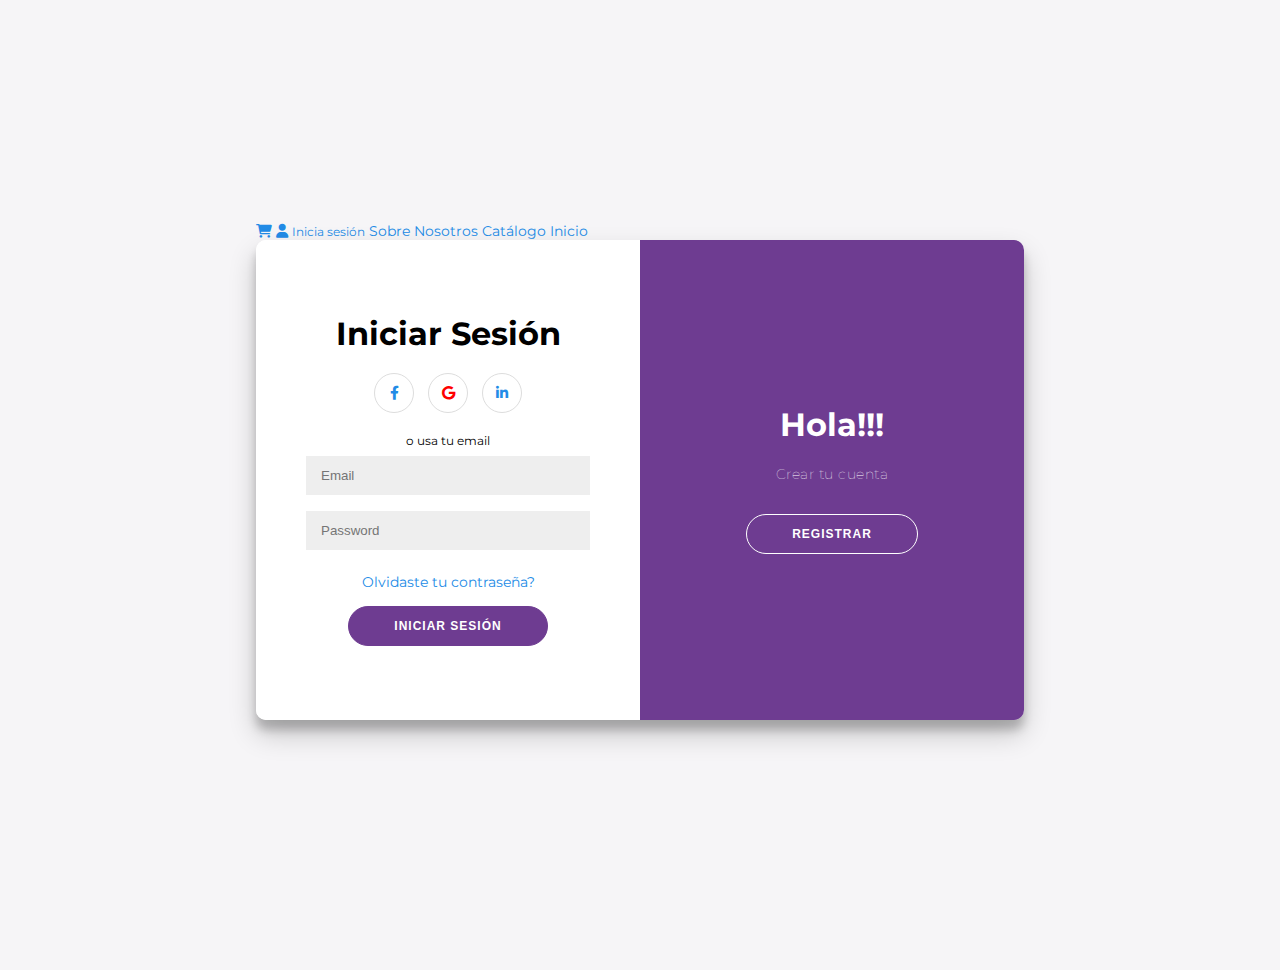
<file: login.html>
<!DOCTYPE html>
<html lang="es">

<head>
    <meta charset="UTF-8">
    <meta name="viewport" content="width=device-width, initial-scale=1.0">
    <title>Login - JSR</title>
    <link rel="stylesheet" href="css/login.css">  
    <link href="https://cdnjs.cloudflare.com/ajax/libs/font-awesome/6.0.0/css/all.min.css" rel="stylesheet">
    <link rel="stylesheet" href="https://use.fontawesome.com/releases/v5.8.1/css/all.css"
        integrity="sha384-50oBUHEmvpQ+1lW4y57PTFmhCaXp0ML5d60M1M7uH2+nqUivzIebhndOJK28anvf" crossorigin="anonymous">
</head>

<body>
    <!--ESTO SE ELIMINARÁ, ES TEMPORAL-->
    <div class="menu">
        <a href="#"><i class="fa fa-shopping-cart"></i></a>
        <a href="login.html"><i class="fa fa-user"></i> <span>Inicia sesión</span></a>
        <a href="sobre-nosotros.html">Sobre Nosotros</a>
        <a href="catalogo.html">Catálogo</a>
        <a href="index.html">Inicio</a>

    <!--Formulario de Inicio de Sesion-->
    <div class="container" id="container">
        <div class="form-container sign-up-container">
          <form action="#">
            <h1>Crea tu Cuenta</h1>
            <div class="social-container">
              <a href="#" class="social>">
                <i class="fab fa-facebook-f"></i>
              </a>
              <a href="#" class="social>">
                <i class="fab fa-google" id="red"></i>
              </a>
              <a href="#" class="social>">
                <i class="fab fa-linkedin-in"></i>
              </a>
            </div>
            <span>o usa tu email como registro</span>
            <input type="text" placeholder="Name" />
            <input type="email" placeholder="Email" />
            <input type="password" placeholder="Password" />
            <button id="lila">Registrar</button>
          </form>
        </div>
        <div class="form-container sign-in-container">
          <form action="#">
            <h1>Iniciar Sesión</h1>
            <div class="social-container">
              <a href="#" class="social">
                <i class="fab fa-facebook-f"></i>
              </a>
              <a href="#" class="social>">
                <i class="fab fa-google" id="red"></i>
              </a>
              <a href="#" class="social">
                <i class="fab fa-linkedin-in"></i>
              </a>
            </div>
            <span>o usa tu email</span>
            <input type="email" placeholder="Email" />
            <input type="password" placeholder="Password" />
            <a href="#">Olvidaste tu contraseña?</a>
            <button>Iniciar sesión</button>
          </form>
        </div>
        <div class="overlay-container">
          <div class="overlay">
            <div class="overlay-panel overlay-left">
              <h1>¡Bienvenido!</h1>
              <p>
                Inicia sesión con tu cuenta
              </p>
              <button class="ghost" id="signIn">Inicia sesión</button>
            </div>
            <div class="overlay-panel overlay-right">
              <h1>Hola!!!</h1>
              <p>Crear tu cuenta</p>
              <button class="ghost" id="signUp">Registrar</button>
            </div>
          </div>
        </div>
      </div>
      
    <script src="js/login.js"></script>
</body>

</html>
</file>
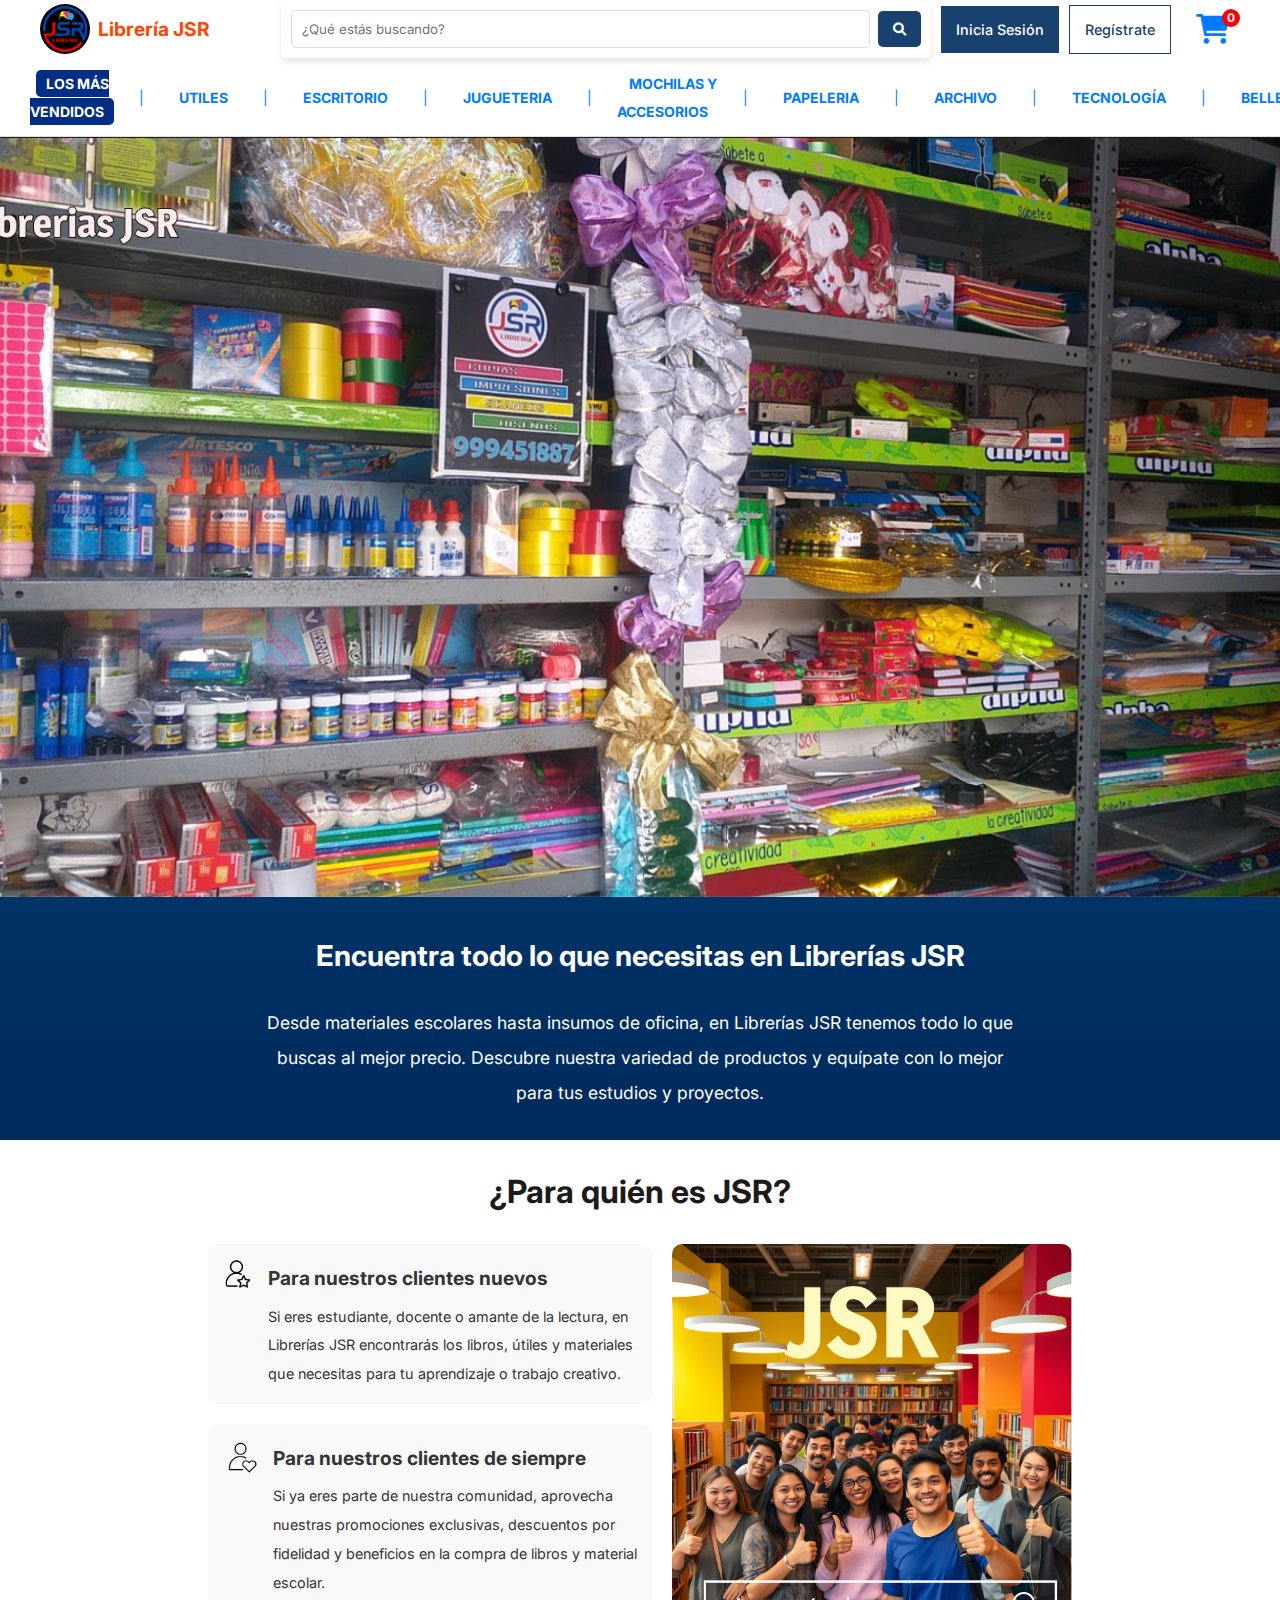
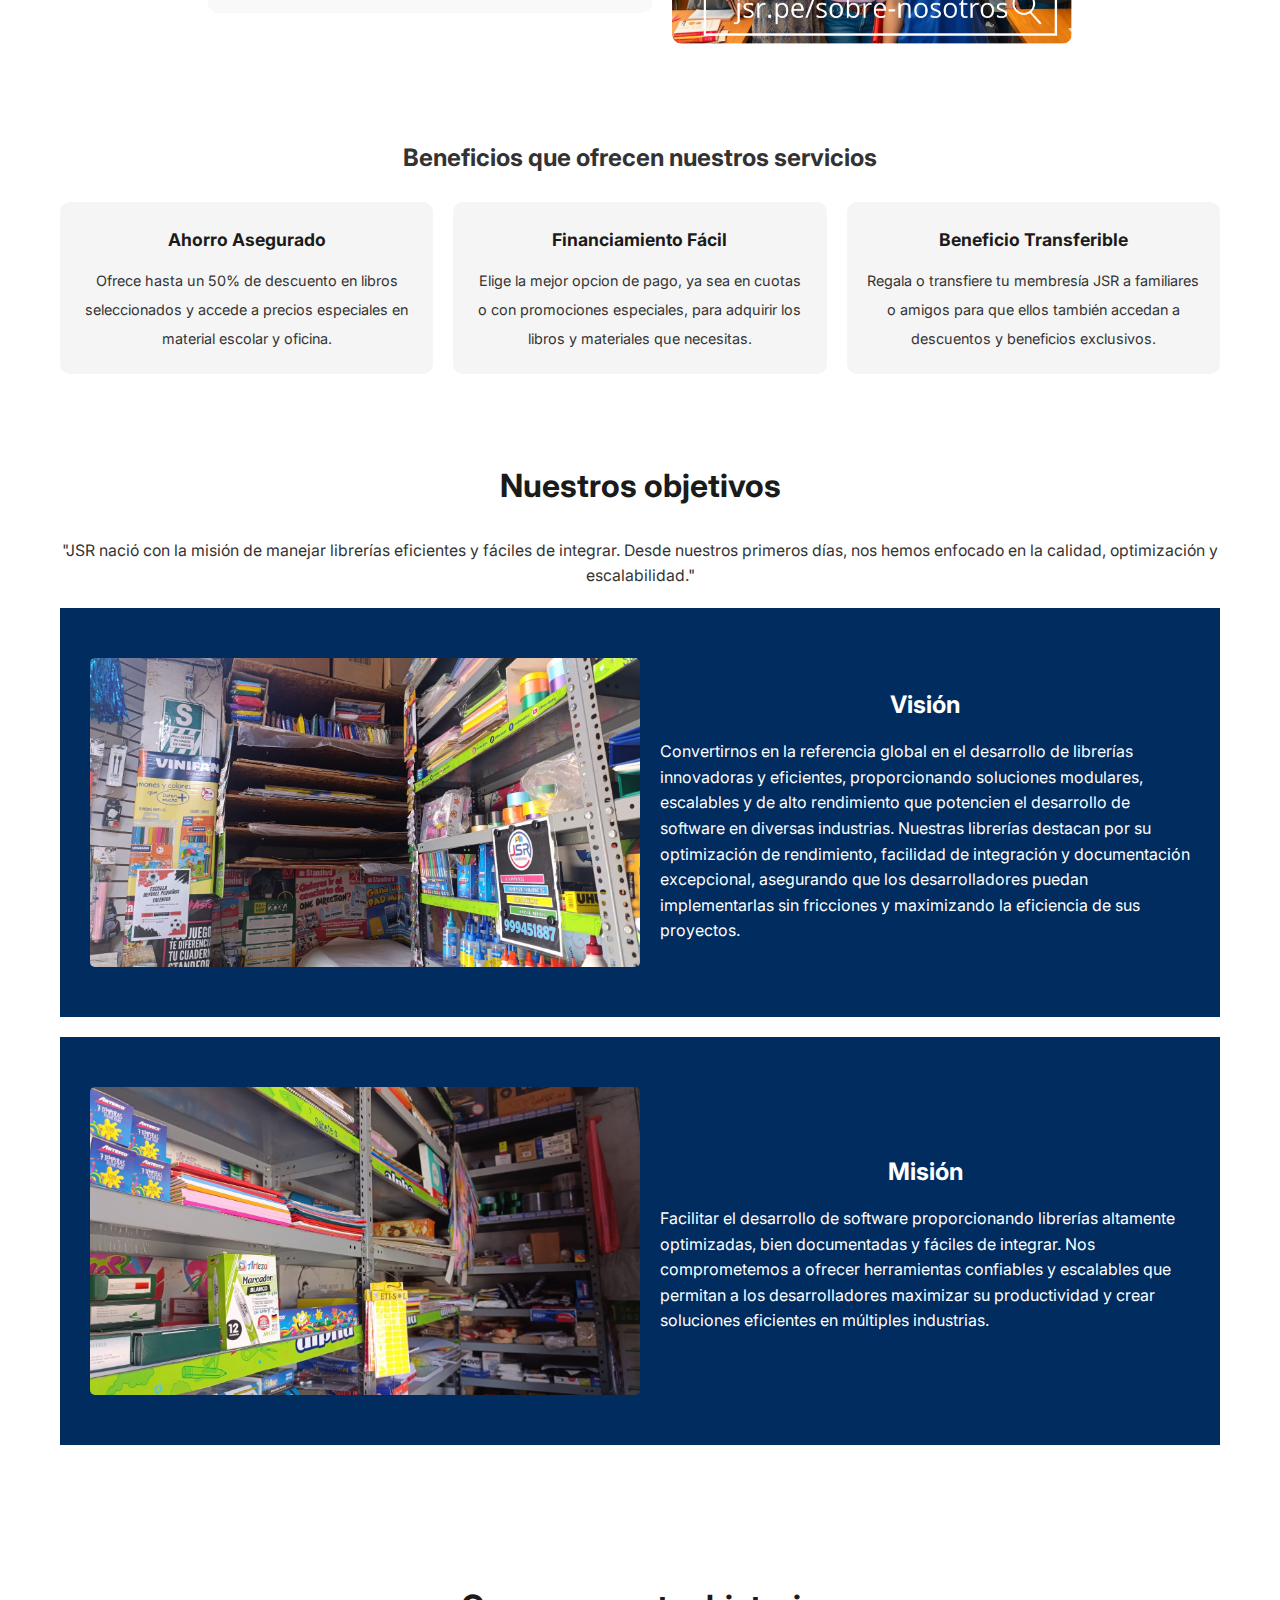
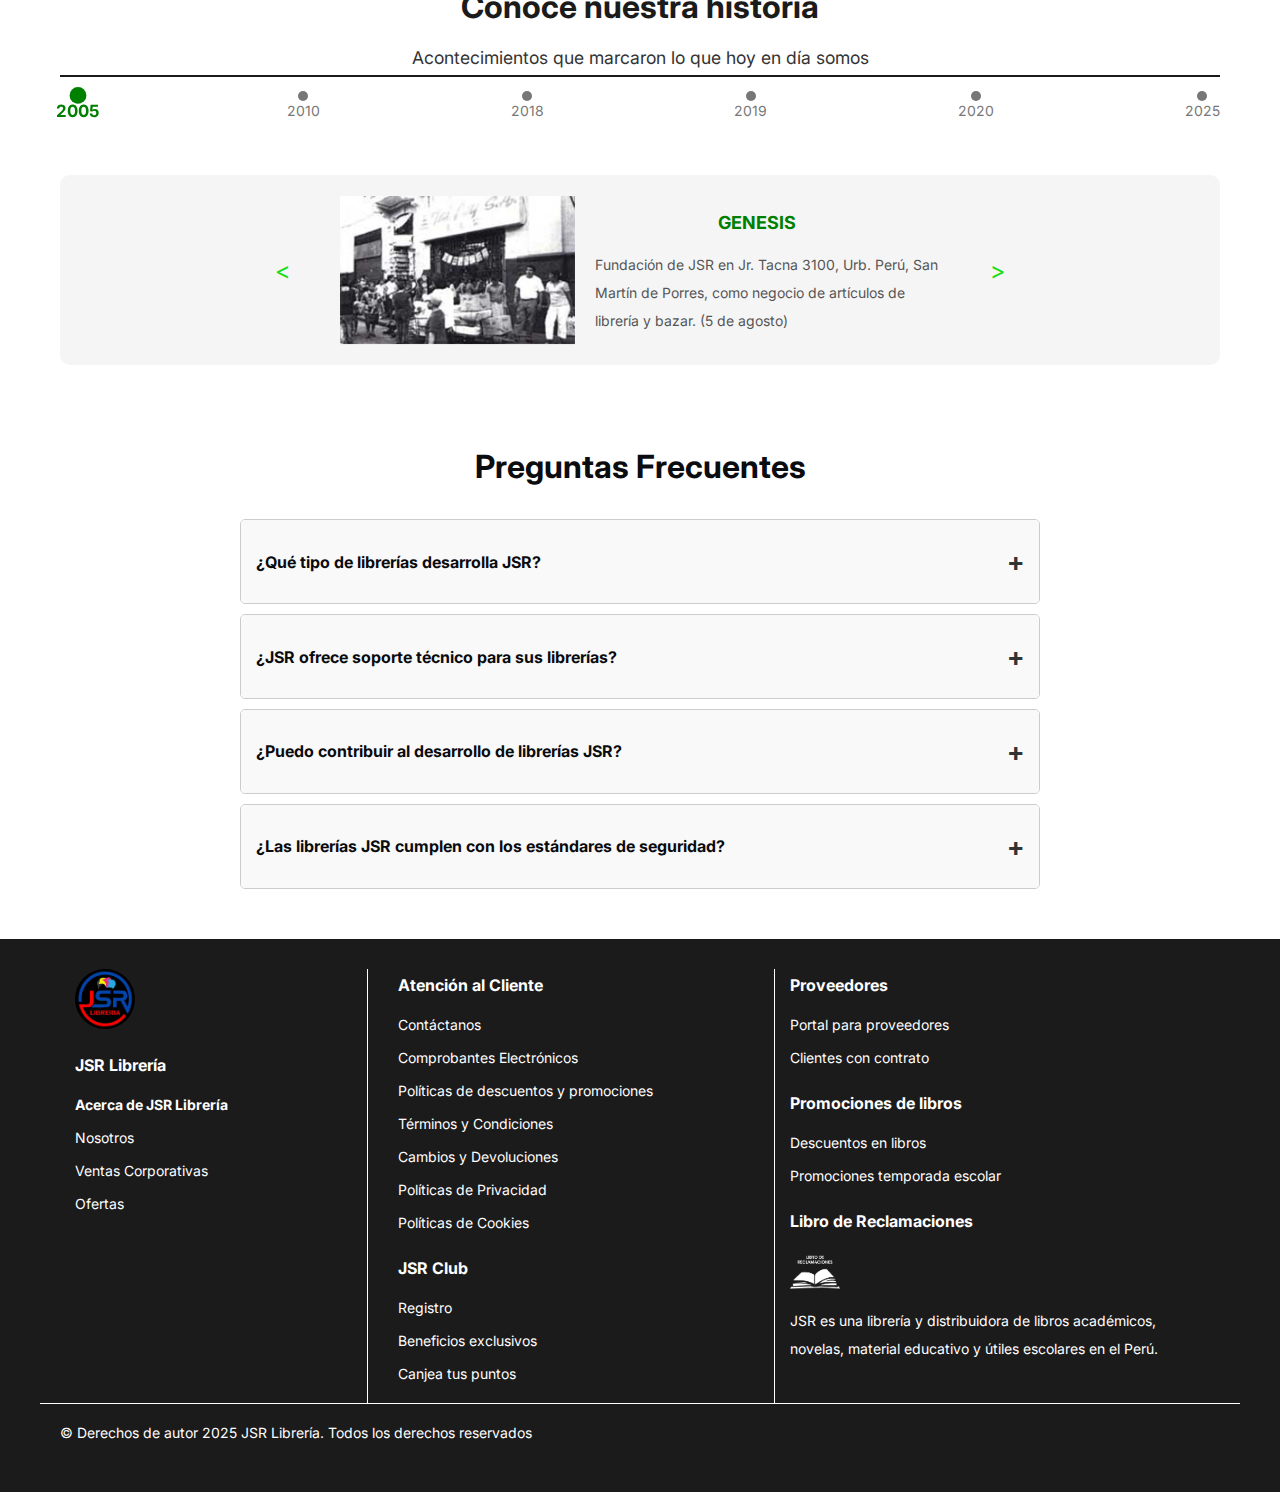
<file: sobre-nosotros.html>
<!DOCTYPE html>
<html lang="es">

<head>
    <meta charset="UTF-8">
    <meta name="viewport" content="width=device-width, initial-scale=1.0">
    <title>Sobre Nosotros - JSR Librería</title>

    <link rel="stylesheet" href="css/catalogo.css" />

    <link rel="stylesheet" href="css/sobre-nosotros.css">

    <link href="https://fonts.googleapis.com/css2?family=Inter:wght@100..900&display=swap" rel="stylesheet">

    <link href="https://cdnjs.cloudflare.com/ajax/libs/font-awesome/6.0.0/css/all.min.css" rel="stylesheet">

</head>

<body>

    <nav>
        <div class="logo">
            <a href="index.html">
                <img src="img/JSR.jpg" alt="Librería JSR Logo" width="50" />
                <span>Librería JSR</span>
            </a>
        </div>

        <div class="search-login">
            <div class="search-bar">
                <input type="text" placeholder="¿Qué estás buscando?" />
                <button><i class="fa fa-search"></i></button>
            </div>

            <button class="login-button" onclick="window.location.href='login.html'">Inicia Sesión</button>
            <button class="register-button" onclick="window.location.href='login.html'">Regístrate</button>

            <div class="cart-item">
                <a href="#" class="cart-icon">
                    <i class="fa-solid fa-cart-shopping"></i>
                    <span class="cart-count">0</span>
                </a>
                <div class="cart-dropdown" id="cartDropdown">
                    <div class="cart-header">
                        <h3>Carrito</h3>
                        <span class="cart-close">&times;</span>
                    </div>
                    <div class="cart-items" id="cartItems">
                        <!-- Los ítems se añadirán dinámicamente con JavaScript -->
                    </div>
                    <div class="cart-footer">
                        <p>Total: S/. <span id="cartTotal">0.00</span></p>
                        <div class="cart-actions">
                            <button class="view-cart-btn">Ver carrito</button>
                            <button class="checkout-btn">Finalizar Compra</button>
                        </div>
                    </div>
                </div>
            </div>

        </div>
    </nav>

    <header class="header-nav">
        <ul class="nav-list">
            <li><a href="#" class="active">LOS MÁS VENDIDOS</a></li>
            <li><span class="separator">|</span></li>

            <li class="dropdown">
                <a href="#" class="dropbtn">UTILES</a>
                <div class="dropdown-content">
                    <a href="#">ESCOLAR</a>
                    <a href="#">OFICINA</a>
                    <a href="#">UNIVERSITARIO</a>
                    <a href="#">ZONA DE LECTURA</a>
                    <a href="#">ARTE Y DISEÑO</a>
                    <a href="#">BORRADORES</a>
                    <a href="#">CORRECTORES</a>
                    <a href="#">CRAYONES Y ÓLEOS</a>
                    <a href="#">LÁPICES</a>
                    <a href="#">MARCADORES</a>
                    <a href="#">PLUMONES INDELEBLES</a>
                    <a href="#">PLUMONES PARA PIZARRA</a>
                    <a href="#">REGLAS</a>
                    <a href="#">TIJERAS</a>
                </div>
            </li>
            <li><span class="separator">|</span></li>

            <li class="dropdown">
                <a href="#" class="dropbtn">ESCRITORIO</a>
                <div class="dropdown-content">
                    <a href="#">ARCHIVADORES</a>
                    <a href="#">DISPENSADORES</a>
                    <a href="#">POSITS</a>
                    <a href="#">CLIPS Y CHINCHES</a>
                    <a href="#">PERFORADORAS</a>
                    <a href="#">ENGRAPADORAS Y GRAPAS</a>
                    <a href="#">CINTAS ADHESIVAS</a>
                    <a href="#">ORGANIZADORES DE ESCRITORIO</a>
                </div>
            </li>
            <li><span class="separator">|</span></li>

            <li class="dropdown">
                <a href="#" class="dropbtn">JUGUETERIA</a>
                <div class="dropdown-content">
                    <a href="#">PELUCHES</a>
                    <a href="#">COLOREOS</a>
                    <a href="#">CAPIBARA</a>
                    <a href="#">JUEGOS DIDÁCTICOS</a>
                    <a href="#">ROMPECABEZAS</a>
                    <a href="#">JUEGOS DE MESA</a>
                    <a href="#">MUÑECOS Y FIGURAS</a>
                </div>
            </li>
            <li><span class="separator">|</span></li>

            <li class="dropdown">
                <a href="#" class="dropbtn">MOCHILAS Y ACCESORIOS</a>
                <div class="dropdown-content">
                    <a href="#">MOCHILAS</a>
                    <a href="#">CARTUCHERAS</a>
                    <a href="#">LONCHERAS</a>
                    <a href="#">MALETAS</a>
                </div>
            </li>
            <li><span class="separator">|</span></li>

            <li class="dropdown">
                <a href="#" class="dropbtn">PAPELERIA</a>
                <div class="dropdown-content">
                    <a href="#">CARTONES</a>
                    <a href="#">CARTULINAS</a>
                    <a href="#">PAPEL CELOFÁN</a>
                    <a href="#">PAPEL FOTOCOPIA</a>
                    <a href="#">PAPEL FOTOGRÁFICO</a>
                    <a href="#">PAPELES ADHESIVOS</a>
                </div>
            </li>
            <li><span class="separator">|</span></li>

            <li class="dropdown">
                <a href="#" class="dropbtn">ARCHIVO</a>
                <div class="dropdown-content">
                    <a href="#">CARPETAS Y ARCHIVADORES</a>
                    <a href="#">FOLDERS ESCOLARES</a>
                    <a href="#">ARCHIVADORES DE PALANCA</a>
                </div>
            </li>
            <li><span class="separator">|</span></li>

            <li><a href="#">TECNOLOGÍA</a></li>
            <li><span class="separator">|</span></li>

            <li class="dropdown">
                <a href="#" class="dropbtn">BELLEZA</a>
                <div class="dropdown-content">
                    <a href="#">PERFUMES</a>
                    <a href="#">MAQUILLAJE</a>
                    <a href="#">TINTES</a>
                    <a href="#">ESPEJOS</a>
                    <a href="#">ACCESORIOS PARA EL CABELLO</a>
                    <a href="#">CUIDADO PERSONAL</a>
                </div>
            </li>
            <li><span class="separator">|</span></li>

            <li class="dropdown">
                <a href="#" class="dropbtn">LIBROS</a>
                <div class="dropdown-content">
                    <a href="#">BIBLIAS</a>
                    <a href="#">LIBROS ESCOLARES</a>
                    <a href="#">PLAN LECTOR</a>
                    <a href="#">TEXTOS ESCOLARES</a>
                </div>
            </li>

        </ul>
    </header>
    

    <section class="hero">
        <img src="img/carousel1.png" alt="LibreriaJSR carousel" class="hero-image">
    </section>
    
    <section class="hero-text-container">
        <div class="hero-text">
            <h1 class="h1-hero">Encuentra todo lo que necesitas en Librerías JSR</h1>
            <p class="p-hero">
                Desde materiales escolares hasta insumos de oficina, en Librerías JSR tenemos todo lo que buscas al mejor precio. 
                Descubre nuestra variedad de productos y equípate con lo mejor para tus estudios y proyectos.
            </p>  
        </div>
    </section>
    

    <section class="why-jsr">
        <h2>¿Para quién es JSR?</h2>

        <div class="why-content">

            <div class="text-container">

                <div class="new-clients">

                    <img src="img/star-icon.png" alt="Star Icon" class="icon" width="30" height="30">
                    <div>
                        <h4>Para nuestros clientes nuevos</h4>
                        <p>Si eres estudiante, docente o amante de la lectura, 
                        en Librerías JSR encontrarás los libros, útiles y materiales 
                        que necesitas para tu aprendizaje o trabajo creativo.</p>
                    </div>

                </div>
    
                <div class="old-clients">

                    <img src="img/like-icon.png" alt="Like Icon" class="icon" width="35" height="35">
                    <div>
                        <h4>Para nuestros clientes de siempre</h4>
                        <p>Si ya eres parte de nuestra comunidad, aprovecha nuestras promociones 
                        exclusivas, descuentos por fidelidad y beneficios en la compra de libros 
                        y material escolar.</p>

                    </div>                    
                </div>

            </div>
            <div class="jsr-sobre-nosotros-img">
                <img src="img/JSR-sobre-nosotros.png" alt="equipo JSR" class="team-photo" width="400">
            </div>

        </div>
    </section>

    <section class="benefits">

        <h2>Beneficios que ofrecen nuestros servicios</h2>

        <div class="benefits-grid">

            <div class="benefit-item">
                <h3>Ahorro Asegurado</h3>
                <p>Ofrece hasta un 50% de descuento en libros seleccionados y accede a precios
                especiales en material escolar y oficina.
                </p>

            </div>
            
            <div class="benefit-item">
                <h3>Financiamiento Fácil</h3>
                <p>Elige la mejor opcion de pago, ya sea en cuotas o con promociones especiales,
                para adquirir los libros y materiales que necesitas.
                </p>
            </div>

            <div class="benefit-item">
                <h3>Beneficio Transferible</h3>
                <p>Regala o transfiere tu membresía JSR a familiares o amigos para que ellos
                también accedan a descuentos y beneficios exclusivos.</p>
            </div>

        </div>
    </section>

    <section class="history">
        <h2>Nuestros objetivos</h2>
    
        <div class="history-p">
            <p>"JSR nació con la misión de manejar librerías eficientes y fáciles de integrar. 
            Desde nuestros primeros días, nos hemos enfocado en la calidad, optimización y 
            escalabilidad."</p>
        </div>
    
        <div class="history-container">

            <div class="vision-mission">
      
                <div class="vision">

                    <div class="vision-content">

                        <img src="img/jsr-vision.jpg" alt="JSR Vision">

                        <div class="vision-text">
                            <h3>Visión</h3>
                            <p>Convertirnos en la referencia global en el desarrollo de librerías innovadoras 
                            y eficientes, proporcionando soluciones modulares, escalables y de alto rendimiento 
                            que potencien el desarrollo de software en diversas industrias. Nuestras librerías 
                            destacan por su optimización de rendimiento, facilidad de integración y documentación 
                            excepcional, asegurando que los desarrolladores puedan implementarlas sin fricciones y 
                            maximizando la eficiencia de sus proyectos.</p>
                        </div>
                    </div>
                </div>
    
                <div class="mission">

                    <div class="mission-content">

                        <img src="img/jsr-mision.jpg" alt="JSR Mision">
                        <div class="mission-text">
                            <h3>Misión</h3>
                            <p>Facilitar el desarrollo de software proporcionando librerías altamente optimizadas, 
                            bien documentadas y fáciles de integrar. Nos comprometemos a ofrecer herramientas 
                            confiables y escalables que permitan a los desarrolladores maximizar su productividad y
                            crear soluciones eficientes en múltiples industrias.</p>
                        </div>
                    </div>
                </div>
    
            </div>
        </div>
    </section>


    <section class="timeline-section">

        <h2>Conoce nuestra historia</h2>
        <p>Acontecimientos que marcaron lo que hoy en día somos</p>
    
        <div class="timeline">
            <div class="timeline-event active" data-year="2005">2005</div>
            <div class="timeline-event" data-year="2010">2010</div>
            <div class="timeline-event" data-year="2018">2018</div>
            <div class="timeline-event" data-year="2019">2019</div>
            <div class="timeline-event" data-year="2020">2020</div>
            <div class="timeline-event" data-year="2025">2025</div>
        </div>
    

        <div class="timeline-content">
            <button class="prev">&lt;</button>
    
            <div class="timeline-card">

                <img src="img/timeline-1.png" alt="Libreria JSR Historia" width="400">

                <div class="card-text">

                    <h3>Génesis</h3>
                    <p>Fundación de JSR en Jr. Tacna 3100, Urb. Perú, San Martín de Porres, 
                    como negocio de artículos de librería y bazar. (5 de agosto)</p>

                </div>
            </div>
    
            <button class="next">&gt;</button>
            
        </div>
    </section>
    

    <section class="faq">

        <h2>Preguntas Frecuentes</h2>
        <div class="faq-content">
    
            <div class="faq-item">

                <div class="faq-question">

                    <h3>¿Qué tipo de librerías desarrolla JSR?</h3>
                    <span class="faq-toggle">+</span>
                </div>

                <p class="faq-answer">JSR desarrolla librerías enfocadas en optimización de rendimiento, seguridad y compatibilidad con los estándares web modernos.</p>
            </div>
    
            <div class="faq-item">

                <div class="faq-question">

                    <h3>¿JSR ofrece soporte técnico para sus librerías?</h3>
                    <span class="faq-toggle">+</span>

                </div>

                <p class="faq-answer">Sí, JSR proporciona soporte técnico a través de documentación, foros de comunidad y asistencia directa según el nivel de suscripción.</p>
            </div>
    
            <div class="faq-item">

                <div class="faq-question">

                    <h3>¿Puedo contribuir al desarrollo de librerías JSR?</h3>
                    <span class="faq-toggle">+</span>

                </div>
                <p class="faq-answer">Sí, JSR acepta contribuciones de la comunidad a través de su repositorio en GitHub, sujeto a revisión del equipo de desarrollo.</p>
            </div>
    
            <div class="faq-item">

                <div class="faq-question">

                    <h3>¿Las librerías JSR cumplen con los estándares de seguridad?</h3>
                    <span class="faq-toggle">+</span>

                </div>
                <p class="faq-answer">Las librerías de JSR son auditadas regularmente para cumplir con los estándares de seguridad y mejores prácticas del sector.</p>
            </div>
    
        </div>
    </section>
    

    <footer>
        <div class="footer-container">
            <div class="footer-column left">
                <img src="img/JSR.jpg" alt="JSR logo" class="footer-logo">
                <h3>JSR Librería</h3>
                <ul>
                    <li><strong>Acerca de JSR Librería</strong></li>
                    <li>Nosotros</li>
                    <li>Ventas Corporativas</li>
                    <li>Ofertas</li>
                </ul>
            </div>
    
            <div class="footer-column center">
                <h3>Atención al Cliente</h3>
                <ul>
                    <li>Contáctanos</li>
                    <li>Comprobantes Electrónicos</li>
                    <li>Políticas de descuentos y promociones</li>
                    <li>Términos y Condiciones</li>
                    <li>Cambios y Devoluciones</li>
                    <li>Políticas de Privacidad</li>
                    <li>Políticas de Cookies</li>
                </ul>
    
                <h3>JSR Club</h3>
                <ul>
                    <li>Registro</li>
                    <li>Beneficios exclusivos</li>
                    <li>Canjea tus puntos</li>
                </ul>
            </div>
    
            <div class="footer-column right">
                <h3>Proveedores</h3>
                <ul>
                    <li>Portal para proveedores</li>
                    <li>Clientes con contrato</li>
                </ul>
    
                <h3>Promociones de libros</h3>
                <ul>
                    <li>Descuentos en libros</li>
                    <li>Promociones temporada escolar</li>
                </ul>
    
                <h3>Libro de Reclamaciones</h3>
                <img src="img/libro-reclamaciones.png" alt="Libro de Reclamaciones" class="footer-img">
                
                <p>JSR es una librería y distribuidora de libros académicos, novelas, 
                material educativo y útiles escolares en el Perú.</p>
    
            </div>
        </div>
    
        <div class="footer-bottom">
            <p>© Derechos de autor 2025 JSR Librería. Todos los derechos reservados</p>
    
        </div>
    </footer>
    

    <script src="js/timeline.js"></script> 
</body>
</html>
</file>
<file: css/login.css>
@import url('https://fonts.googleapis.com/css?family=Montserrat:400,800');

* {
    box-sizing: border-box;
}

body {
    font-family: 'Montserrat', sans-serif;
    background: #f6f5f7;
    display: flex;
    flex-direction: column;
    justify-content: center;
    align-items: center;
    height: 100vh;
    margin: -20px 0 50px;
    margin-top: 20px;   
}

h1 {
    font-weight: bold;
    margin: 0;
}

p {
    font-size: 14px;
    font-weight: 100;
    line-height: 20px;
    letter-spacing: 0.5px;
    margin: 20px 0 30px;
}

span {
    font-size: 12px;
}

a {
    color: #228BE6;
    font-size: 14px;
    text-decoration: none;
    margin: 15px 0;
}

#red {
    color: red;
}

.container {
    background: #fff;
    border-radius: 10px;
    box-shadow: 0 14px 28px rgba(0, 0, 0, .2), 0 10px 10px rgba(0, 0, 0, .2); /*degradado de carta*/
    position: relative;
    overflow: hidden;
    width: 768px;
    max-width: 100%;
    min-height: 480px;
}

.form-container form {
    background: #fff;
    display: flex;
    flex-direction: column;
    padding:  0 50px;
    height: 100%;
    justify-content: center;
    align-items: center;
    text-align: center;
}

.social-container {
    margin: 20px 0;
}

.social-container a {
    border: 1px solid #ddd;
    border-radius: 50%;
    display: inline-flex;
    justify-content: center;
    align-items: center;
    margin: 0 5px;
    height: 40px;
    width: 40px;
}

.form-container input {
    background: #eee;
    border: none;
    padding: 12px 15px;
    margin: 8px 0;
    width: 100%;
}

button {
    border-radius: 20px;
    border: 1px solid #6E3C91;
    background: #6E3C91;
    color: #fff;
    font-size: 12px;
    font-weight: bold;
    padding: 12px 45px;
    letter-spacing: 1px;
    text-transform: uppercase;
    transition: transform 80ms ease-in;
}

#lila {
    background: #be4bdb;
    border: 1px solid #be4bdb;
}

/* Hover para el botón con id="lila" */
#lila:hover {
    background: white;
    color: #be4bdb;
    border: 1px solid #be4bdb;
    transition: background-color 0.3s ease, color 0.3s ease;
}


button:active {
    transform: scale(.95);
}

button:focus {
    outline: none;
}

button:hover {
    background-color: white;
    color: #6e3c91;
    transition: background-color 0.3s ease, color 0.3s ease;
    cursor: pointer;
}

button.ghost {
    background: transparent;
    border-color: #fff;
    cursor: pointer;
}

button.ghost:hover {
    background: white;
    color: #6C2DBF; /* Color morado para que coincida con el diseño */
    border: 2px solid white;
}

/*posicion cartita centrada*/
.form-container {
    position: absolute;
    top: 0;
    height: 100%;
    transition: all .6s ease-in-out;
}

.sign-in-container {
    left: 0;
    width: 50%;
    z-index: 2;
}

.sign-up-container {
    left: 0;
    width: 50%;
    z-index: 1;
    opacity: 0;
}

.overlay-container {
    position: absolute;
    top: 0;
    left: 50%;
    width: 50%;
    height: 100%;
    overflow: hidden;
    transition: transform .6s ease-in-out;
    z-index: 100;
}

.overlay {
    background: #ff416c;
    background: linear-gradient(to right, #6E3C91, #6E3C91) no-repeat 0 0 / cover;
    color: #fff;
    position: relative;
    left: -100%;
    height: 100%;
    width: 200%;
    transform: translateY(0);
    transition: transform .6s ease-in-out;
}

.overlay-panel {
    position: absolute;
    top: 0;
    display: flex;
    flex-direction: column;
    justify-content: center;
    align-items: center;
    padding: 0 40px;
    height: 100%;
    width: 50%;
    text-align: center;
    transform: translateY(0);
    transition: transform .6s ease-in-out;
}

.overlay-right {
    right: 0;
    transform: translateX(0);
  }
  
  .overlay-left {
    background: #be4bdb;
    transition: translateX(-20%);
  }
  
  /* Animation */
  
  /* Move signin to the right */
  .container.right-panel-active .sign-in-container {
    transform: translateX(100%);
  }
  
  /* Move overlay to left */
  .container.right-panel-active .overlay-container {
    transform: translateX(-100%);
  }
  
  /* Bring sign up over sign in */
  .container.container.right-panel-active .sign-up-container {
    transform: translateX(100%);
    opacity: 1;
    z-index: 5;
  }
  
  /* Move overlay back to right */
  .container.right-panel-active .overlay {
    transform: translateX(50%);
  }
  
  .container.right-panel-active .overlay-left {
    transform: translateX(0);
  }
  
  .container.right-panel-active .overlay-right {
    transform: translateX(20%);
  }
</file>
<file: css/catalogo.css>
* {
    margin: 0;
    padding: 0;
    box-sizing: border-box;
    font-family: 'Inter', Arial, Helvetica, sans-serif;
}

body {
    line-height: 2.0;
    background-color: #fff;
    color: #333;
}

/*-----------------------------------*\
  #HEADER NAVBAR
\*-----------------------------------*/

header {
    background-color: #fff;
    padding: 20px 0;
    border-bottom: 1px solid #ddd;
}

nav {
    background-color: #fff;
    border-bottom: #ddd;
    display: flex;
    justify-content: space-between;
    align-items: center;
    max-width: 1200px;
    border-radius: 8px;
    margin: auto;
}

.logo {
    display: flex;
    align-items: center;
    gap: 8px;
}

.logo a {
    text-decoration: none; 
    color: inherit; 
    display: flex; 
    align-items: center;
    gap: 8px; 
}

.logo a:hover {
    cursor: pointer;
}

.logo img {
    width: 50px;
    height: 50px;
    border-radius: 50%;
}

.logo h1 {
    font-size: 1.5rem;
}

.logo span {
    color: #FF4500; 
    font-weight: bold;
    font-size: 1.2em;
}

.search-login {
    display: flex;
    align-items: center;
    gap: 10px;
}

.search-bar {
    display: flex;
    align-items: center;
    gap: 8px;
    width: 650px;
    padding: 10px;
    background-color: var(--input-bg);
    border-radius: 5px;
    box-shadow: 0 4px 6px rgba(0, 0, 0, 0.1); 
    max-width: 100%; 
}

.search-bar input {
    flex: 1;
    padding: 10px;
    border: 1px solid #ddd;
    border-radius: 5px;
    outline: none;
    transition: border-color 0.3s ease;
}

.search-bar input:focus {
    border-color: #1E3A8A;
}

.search-bar button {
    background-color: #19416F;
    color: white;
    border: none;
    padding: 10px 15px;
    border-radius: 5px;
    cursor: pointer;
    transition: background-color 0.3s ease, transform 0.2s ease;
}

.search-bar button:hover {
    transform: scale(1.1);
    background-color: #1E3A8A;
}

.login-button, .register-button {
    padding: 15px 15px;  
    border: none;
    cursor: pointer;
    font-size: 0.9em;
    font-weight: 500;
}

.login-button {
    background-color: #19416F; 
    color: white;
}

.register-button {
    background-color: transparent;
    color: #19416F; 
    border: 1px solid #19416F; 
}

.login-button:hover {
    background-color: #1E3A8A;
    transition: background-color 0.3s ease, color 0.3s ease;
}

.register-button:hover {
    background-color: #19416F;
    color: #ddd;
    transition: background-color 0.8s ease, color 0.8s ease;
}

.cart-item {
    position: relative;
}

.cart-dropdown {
    display: none;
    position: absolute;
    top: 100%;
    right: 0;
    width: 450px;
    background-color: #fff;
    border: 1px solid #ddd;
    border-radius: 5px;
    box-shadow: 0 4px 8px rgba(0, 0, 0, 0.1);
    z-index: 1000;
    animation: slideDown 0.3s ease;
}

@keyframes slideDown {
    from {
        opacity: 0;
        transform: translateY(-10px);
    }
    to {
        opacity: 1;
        transform: translateY(0);
    }
}

.cart-header {
    display: flex;
    justify-content: space-between;
    align-items: center;
    padding: 10px 15px;
    border-bottom: 1px solid #ddd;
    background-color: #f8f8f8;
}

.cart-header h3 {
    margin: 0;
    font-size: 16px;
    font-weight: bold;
    color: #333;
}

.cart-close {
    font-size: 24px;
    cursor: pointer;
    color: #666;
    transition: color 0.3s ease;
}

.cart-close:hover {
    color: #ff0000;
}

.cart-items {
    max-height: 300px;
    overflow-y: auto;
    padding: 10px 15px;
}

.cart-item-entry {
    display: flex;
    align-items: center;
    padding: 10px 0;
    border-bottom: 1px solid #eee;
    animation: fadeIn 0.3s ease;
}

@keyframes fadeIn {
    from {
        opacity: 0;
    }
    to {
        opacity: 1;
    }
}

.cart-item-entry img {
    width: 50px;
    height: 50px;
    object-fit: contain;
    margin-right: 10px;
}

.cart-item-details {
    flex: 1;
}

.cart-item-details .brand {
    font-size: 12px;
    color: #666;
}

.cart-item-details .name {
    font-size: 14px;
    font-weight: 500;
    color: #333;
}

.cart-item-details .price {
    font-size: 14px;
    font-weight: bold;
    color: #000;
}

.cart-item-quantity {
    display: flex;
    align-items: center;
    gap: 5px;
    margin-right: 10px;
}

.cart-item-quantity button {
    background-color: #ddd;
    border: none;
    padding: 5px 10px;
    cursor: pointer;
    font-size: 14px;
    border-radius: 3px;
    transition: background-color 0.3s ease;
}

.cart-item-quantity button:hover {
    background-color: #ccc;
}

.cart-item-quantity span {
    font-size: 14px;
    min-width: 20px;
    text-align: center;
}

.cart-item-remove {
    background: none;
    border: none;
    color: #ff0000;
    font-size: 14px;
    cursor: pointer;
    transition: color 0.3s ease;
}

.cart-item-remove:hover {
    color: #cc0000;
}

.cart-footer {
    padding: 10px 15px;
    border-top: 1px solid #ddd;
    background-color: #f8f8f8;
}

.cart-footer p {
    margin: 0;
    font-size: 16px;
    font-weight: bold;
    color: #333;
}

.cart-actions {
    display: flex;
    gap: 10px;
    margin-top: 10px;
}

.cart-actions button {
    flex: 1;
    padding: 10px;
    border: none;
    border-radius: 5px;
    cursor: pointer;
    font-size: 14px;
    font-weight: 500;
    transition: background-color 0.3s ease;
}

.view-cart-btn {
    background-color: #333;
    color: #fff;
}

.view-cart-btn:hover {
    background-color: #555;
}

.checkout-btn {
    background-color: #00AEEF;
    color: #fff;
}

.checkout-btn:hover {
    background-color: #0088CC;
}

.cart-item .cart-icon {
    position: relative;
    display: flex;
    align-items: center;
    text-decoration: none;
    color: #007bff;
    padding: 5px 10px;
    transition: color 0.3s ease;
}

.cart-item .cart-icon:hover {
    color: #0056b3;
}

.cart-item .cart-icon i {
    font-size: 30px;
    margin-left: 5px;
}

.cart-count {
    position: absolute;
    top: 0;
    right: 0;
    background-color: #ff0000;
    color: #fff;
    font-size: 12px;
    font-weight: bold;
    width: 18px;
    height: 18px;
    border-radius: 50%;
    display: flex;
    align-items: center;
    justify-content: center;
    padding: 2px;
    transition: transform 0.6s ease;
}

.cart-count:hover {
    transform: scale(1.4);
}

.cart-item:hover .dropdown-content {
    display: none !important;
}

@media (max-width: 768px) {
    nav {
        flex-direction: column;
        padding: 10px;
        align-items: flex-start;
    }

    .logo, .nav-links, .search-login {
        width: 100%;
        margin: 5px 0;
    }

    .nav-links {
        flex-direction: column;
        gap: 10px;
    }

    .search-bar {
        width: 100%;
        max-width: none; /* Elimina el ancho fijo en móviles */
    }

    .search-bar input {
        width: 100%;
    }

    .cart-dropdown {
        width: 100%;
        max-width: 300px;
        right: 0;
    }

    .cart-item-entry img {
        width: 40px;
        height: 40px;
    }

    .cart-item-details .name {
        font-size: 12px;
    }

    .cart-item-details .price {
        font-size: 12px;
    }

    .cart-item-quantity button {
        padding: 3px 8px;
        font-size: 12px;
    }

    .cart-item-quantity span {
        font-size: 12px;
    }

    .cart-footer p {
        font-size: 14px;
    }

    .cart-actions button {
        font-size: 12px;
        padding: 8px;
    }
}

/*-----------------------------------*\
  #HEADER NAV 
\*-----------------------------------*/

.header-nav {
    background-color: #fff;
    padding: 10px 20px;
    border-bottom: 1px solid #ddd;
    text-align: center;
    font-family: Arial, sans-serif;
}

.nav-list {
    list-style: none;
    padding: 0;
    margin: 0;
    display: inline-flex;
    align-items: center;
}

.nav-list li {
    margin: 0 10px;
}

.nav-list a {
    text-decoration: none;
    color: #007bff;
    font-size: 14px;
    font-weight: bold;
    padding: 5px 10px;
    transition: color 0.3s;
}

.nav-list a.active {
    color: #fff;
    background-color: #002D85;
    border-radius: 5px;
}

.nav-list .separator {
    color: #007bff;
    margin: 0 5px;
}

.dropdown {
    position: relative;
    display: inline-block;
}

.dropbtn {
    text-decoration: none;
    color: #007bff;
    font-size: 14px;
    font-weight: bold;
    padding: 5px 10px;
    transition: color 0.3s;
}

.dropbtn:hover {
    color: #0056b3;
}

.dropdown-content {
    display: none;
    position: absolute;
    background-color: #fff;
    min-width: 200px;
    box-shadow: 0px 8px 16px 0px rgba(0,0,0,0.2);
    z-index: 1;
    border-radius: 5px;
    border: 1px solid #ddd;
    top: 100%;
    left: 0;
    padding: 10px 0;
}

.dropdown-content a {  
    color: #007bff;
    padding: 8px 16px;
    text-decoration: none;
    display: block;
    font-size: 14px;
    font-weight: 600;
    transition: background-color 0.3s ease, color 0.3s ease;
}

.dropdown-content a:hover {
    background-color: #f1f1f1;
    color: #0056b3;
}

.dropdown:hover .dropdown-content {
    display: block;
    max-height: 900px;
    overflow-y: auto;
}

@media (max-width: 768px) {
    .nav-list {
        flex-direction: column;
        align-items: flex-start;
    }

    .nav-list li {
        margin: 5px 0;
    }

    .separator {
        display: none;
    }

    .dropdown-content {
        position: static;
        box-shadow: none;
        width: 100%;
        border: none;
    }

    .dropdown:hover .dropdown-content {
        display: block;
    }
}

/*-----------------------------------*\
  #MAIN-CONTENT
\*-----------------------------------*/

.main-content {
    display: flex;
    margin: 28px;
    max-width: 1470px;
    margin-left: auto;
    margin-right: auto;
    margin-top: 50px;
}

.sidebar {
    width: 300px;
    padding: 14px;
    border: 1px solid #CCCCCC;
    background-color: #FFFFFF;
}

.sidebar h3 {
    font-size: 20px;
    color: #333;
    margin-bottom: 25px;
    gap: 20px;
    cursor: pointer;
    display: flex;
    align-items: center;
}

.sidebar h3 i {
    font-size: 18px; 
    transition: transform 0.3s ease; 
}

.sidebar h3 i.rotated {
    transform: rotate(180deg); 
}

.sidebar ul {
    max-height: 1000px; 
    opacity: 1;
    transition: max-height 0.3s ease, opacity 0.3s ease;
    overflow: hidden;
}

.sidebar ul.collapsed {
    max-height: 0;
    opacity: 0;
    transition: max-height 0.3s ease, opacity 0.3s ease;
}

.sidebar ul li {
    margin-bottom: 5px;
}

.sidebar label {
    display: block;
    margin-bottom: 7px;
    font-size: 15px;
    font-weight: 400;
    color: #333333;
    cursor: pointer;
    transition: color 0.3s;
}

.sidebar label:hover {
    color: #007BFF;
}

.price-filter {
    padding: 10px 0;
}

.price-filter h3 {
    font-size: 16px;
    color: #0c0a0a;
    margin-bottom: 10px;
    display: inline-flex;
    align-items: center;
}

.price-filter h3 i {
    margin-left: 5px;
    font-size: 12px;
    color: #007bff;
}

.price-range {
    display: flex;
    align-items: center;
    flex-direction: column;
}

.slider-container {
    position: relative;
    width: 100%;
    margin: 10px 0;
}

.slider {
    -webkit-appearance: none;
    width: 100%;
    height: 8px;
    background: #ddd;
    outline: none;
    opacity: 0.7;
    transition: opacity 0.2s;
    border-radius: 5px;
}

.slider:hover {
    opacity: 1;
}

.slider::-webkit-slider-thumb {
    -webkit-appearance: none;
    appearance: none;
    width: 16px;
    height: 16px;
    background: #000;
    cursor: pointer;
    border-radius: 50%;
    border: 2px solid #fff;
    box-shadow: 0 0 2px rgba(0,0,0,0.3);
}

.slider::-moz-range-thumb {
    width: 16px;
    height: 16px;
    background: #000;
    cursor: pointer;
    border-radius: 50%;
    border: 2px solid #fff;
    box-shadow: 0 0 2px rgba(0,0,0,0.3);
}

.price-values {
    display: flex;
    align-items: center;
    font-size: 14px;
    color: #333;
    width: 100%;
    justify-content: space-between;
}

.price-values input {
    width: 80px;
    padding: 5px;
    border: 1px solid #ddd;
    border-radius: 3px;
    text-align: center;
    margin: 0 5px;
}

.price-values span {
    margin: 0 5px;
}

/*-----------------------------------*\
  #PRODUCTS
\*-----------------------------------*/

.products {
    flex: 1;
    margin-left: 28px;
    background-color: #FFFFFF;
    padding-left: 20px;
}

.page-indicator {
    display: block;
    display: flex;
    align-items: center;
    font-size: 16px;
    color: #666;
    margin: 10px 20px;
}

.page-indicator a {
    text-decoration: none;
    color: #000000;
    font-weight: bold;
}

.page-indicator span {
    margin: 0 8px;
    color: #888;
}

.page-indicator .active {
    color: #333;
    font-weight: bold;
    cursor: default;
}

/*-----------------------------------*\
  #PRODUCTS-OPTIONS
\*-----------------------------------*/

.products-options {
    display: flex;
    justify-content: space-between;
    align-items: center;
    margin: 10px 20px;
    font-size: 14px;
    color: #110c0c;
    background-color: #FFFFFF;
    padding: 10px 0; 
}

.products-options .title {
    font-size: 18px;
    font-weight: bold;
    color: #000000; 
    margin-right: 20px; 
}

.products-options .results {
    font-weight: normal;
    margin-right: 20px; 
}

.products-options .pagination,
.products-options .sort {
    display: flex;
    align-items: center;
    gap: 5px;
}

.products-options label {
    font-weight: normal;
    color: #333;
}

.products-options select {
    padding: 5px 10px; 
    border: 1px solid #CCCCCC;
    border-radius: 5px;
    font-size: 14px;
    color: #333;
    background-color: #FFFFFF;
    cursor: pointer;
    transition: border-color 0.3s;
}

.products-options select:hover,
.products-options select:focus {
    border-color: #00AEEF;
    outline: none;
}

.products-options .view-toggle {
    display: flex;
    gap: 5px;
}

.products-options .view-toggle button,
.products-options .view-toggle .view-button {
    background-color: transparent;
    border: 1px solid #CCCCCC;
    padding: 5px 10px;
    cursor: pointer;
    border-radius: 5px;
    transition: background-color 0.2s, border-color 0.2s;
    font-size: 14px; 
}

.products-options .view-toggle button.active,
.products-options .view-toggle .view-button.active {
    background-color: #00AEEF;
    border-color: #00AEEF;
    color: #FFFFFF;
}

.products-options .view-toggle button:hover,
.products-options .view-toggle .view-button:hover {
    background-color: #f1f1f1;
}

.products-options .view-toggle button i,
.products-options .view-toggle .view-button i {
    font-size: 14px;
}

.products-options .view-button {
    padding: 5px 8px; 
}

.products-options .view-button i {
    font-size: 14px; 
}

/*-----------------------------------*\
  #PRODUCTS GRID
\*-----------------------------------*/

.products-grid {
    display: grid;
    grid-template-columns: repeat(auto-fill, minmax(230px, 1fr));
    gap: 10px;
    justify-content: center;
    padding: 10px;
}

.product-card {
    position: relative;
    text-align: center;
    background-color: #FFFFFF;
    padding: 25px;
    border: 1px solid #CCCCCC;
    border-radius: 5px;
    box-shadow: 0 2px 5px rgba(0, 0, 0, 0.1);
    transition: box-shadow 0.3s;
    min-height: 450px; 
    display: flex;
    flex-direction: column;
    justify-content: space-between;
}

.product-card:hover {
    box-shadow: 0 4px 15px rgba(0, 0, 0, 0.2);
}

.product-card .discount {
    position: absolute;
    top: 10px;
    left: 10px;
    background-color: #FF0000;
    color: #FFFFFF;
    padding: 5px;
    border-radius: 50%;
    font-size: 12px;
}

.product-card img {
    width: 100%;
    height: 200px;
    object-fit: contain;
    margin-bottom: 15px;
}

.product-card .brand {
    font-size: 12px;
    color: #000;
    transition: color 0.6s ease;
}

.product-card .brand:hover {
    color: #269fdb;
}

.product-card .product-name {
    font-size: 15px;
    font-weight: 500;
    color: #000;
    transition: color 0.6s ease;
}

.product-card .product-name:hover {
    color: #269fdb;
}

.product-card .price {
    margin: 15px 0;
}

.product-card .price .original {
    text-decoration: line-through;
    color: #666666;
    font-size: 16px;
    display: block;
}

.product-card .price .discounted {
    font-size: 18px;
    font-weight: bold;
    color: #000000;
}

.product-card .availability {
    color: #388d38;
    font-size: 14px;
}

.product-card .reviews {
    display: flex;
    justify-content: center;
    gap: 5px;
    margin-bottom: 10px;
}

.product-card .reviews span {
    font-size: 12px;
    color: #000;
    transition: color 0.6s ease;
}

.product-card .reviews span:hover {
    font-size: 12px;
    color: #269fdb;
}

.product-card .reviews i {
    color: #999999; 
    font-size: 12px;
}

.product-card .add-to-cart {
    background-color: #17a9df;
    color: #FFFFFF;
    border: none;
    padding: 8px 14px;
    margin-top: 10px;
    cursor: pointer;
    width: 100%;
    font-size: 14px;
    font-weight: 550;
    border-radius: 5px;
    transition: background-color 0.6s ease;
}

.product-card .add-to-cart:hover {
    background-color: #0088CC;
}

.product-card .quick-view {
    background-color: transparent;
    color: #00AEEF;
    border: none;
    padding: 8px 15px;
    margin-top: 5px;
    cursor: pointer;
    width: 100%;
    font-size: 14px;
    font-weight: 550;
    transition: color 0.6s ease;
}

.product-card .quick-view:hover {
    color: #000000;
}


/*-----------------------------------*\
  #PREVIEW MODAL
\*-----------------------------------*/

.modal-overlay {
    display: none;
    position: fixed;
    top: 0;
    left: 0;
    width: 100%;
    height: 100%;
    background-color: rgba(0, 0, 0, 0.5);
    z-index: 1000;
    justify-content: center;
    align-items: center;
}

.modal-content {
    background-color: #fff;
    width: 1050px;
    max-width: 90%;
    border-radius: 10px;
    display: flex;
    position: relative;
    box-shadow: 0 5px 15px rgba(0, 0, 0, 0.3);
    animation: fadeIn 0.3s ease;  
}

@keyframes fadeIn {
    from { opacity: 0; transform: scale(0.95); }
    to { opacity: 1; transform: scale(1); }
}

.modal-close {
    position: absolute;
    top: 2px;
    right: 20px;
    font-size: 40px;
    cursor: pointer;
    color: #333;
    transition: color 0.3s;
}

.modal-close:hover {
    color: #00AEEF;
}

.modal-left {
    width: 40%;
    padding-right: 15px;
    display: flex;
    flex-direction: column;
    align-items: center;
}

.modal-left .main-image {
    width: 100%;
    height: 300px;
    object-fit: contain;
    margin-bottom: 15px;
}

.modal-left .thumbnail-gallery {
    display: flex;
    gap: 10px;
    justify-content: center;
}

.modal-left .thumbnail-gallery img {
    width: 50px;
    height: 50px;
    object-fit: contain;
    cursor: pointer;
    border: 2px solid transparent;
    transition: border 0.6s ease;
}

.modal-left .thumbnail-gallery img:hover {
    border: 3px solid #00AEEF;
}

.modal-right {
    width: 60%;
    padding: 20px;
    display: flex;
    flex-direction: column;
    justify-content: space-between;
}

.modal-right .product-title {
    font-size: 24px;
    font-weight: 700;
    color: #333;
    margin-bottom: 10px;
    word-break: break-word;
}

.modal-right .brand {
    font-size: 14px;
    color: #00AEEF;
    margin-bottom: 10px;
    transition: color 0.3s, text-decoration 0.3s ease;
    text-decoration: none;
}

.brand:hover {
    color: #002D85;
    text-decoration: underline;
    cursor: pointer;
}

.modal-right .discount {
    background-color: #FF0000;
    color: #FFFFFF;
    padding: 0px 10px;
    border-radius: 5px;
    font-size: 12px;
    margin-bottom: 10px;
    text-align: center;
    width: 90px;
}

.modal-right .price {
    padding-top: 20px;
    padding-bottom: 10px;
    font-size: 18px;
    color: #333;
    margin-bottom: 10px;
}

.modal-right .price .original {
    text-decoration: line-through;
    color: #666;
    margin-right: 10px;
}

.modal-right .price .discounted {
    font-weight: bold; 
}

.modal-right .quantity {
    padding-bottom: 20px;
    display: flex;
    align-items: center;
    gap: 10px;
}

.modal-right .quantity button {
    background-color: #ddd;
    border: none;
    padding: 5px 10px;
    cursor: pointer;
    font-size: 22px;
}

.modal-right .quantity input {
    width: 50px;
    text-align: center;
    border: 1px solid #ddd;
    padding: 5px;
}

.quantity span {
    font-size: 16px;
    font-weight: 550;
}

.modal-right .actions {
    display: flex;
    gap: 10px;
    margin-bottom: 15px;
}

.modal-right .actions button {
    padding: 20px 70px;
    margin: 9px;
    border: none;
    cursor: pointer;
    font-size: 16px;
    font-weight: 600;
    border-radius: 5px;
}

.modal-right .actions .add-to-cart {
    background-color: #00AEEF;
    color: #fff;
    transition: background-color 0.8s;
}

.actions .add-to-cart:hover {
    background-color: #0056b3;
}

.modal-right .actions .buy-now {
    background-color: #333;
    color: #fff;
    transition: background-color 0.8s;
}

.actions .buy-now:hover {
    background-color: #6d6868;
}

@media (max-width: 768px) {
    .modal-right .discount {
        width: 80px; 
        padding: 3px 8px; 
        font-size: 10px; 
    }
}

/*-----------------------------------*\
  #BACK-TO-TOP
\*-----------------------------------*/

.back-to-top {
    position: fixed;
    bottom: 30px;
    left: 50%; 
    transform: translateX(-50%); 
    background-color: #0088CC;
    color: #FFFFFF;
    border: none;
    border-radius: 50%;
    width: 50px;
    height: 50px;
    display: flex;
    align-items: center;
    justify-content: center;
    cursor: pointer;
    box-shadow: 0 2px 5px rgba(0, 0, 0, 0.2);
    transition: background-color 0.3s ease, transform 0.3s ease;
    opacity: 0;
    visibility: hidden;
    z-index: 1000;
}

.back-to-top i {
    font-size: 24px;
}

.back-to-top:hover {
    background-color: #0056b3;
    transform: translateX(-50%) scale(1.1); 
}

.back-to-top.visible {
    opacity: 1;
    visibility: visible;
}


/*-----------------------------------*\
  #WHATSAPP CONTACT
\*-----------------------------------*/

.whatsapp-contact {
    position: fixed;
    bottom: 20px;
    right: 20px;
    display: flex;
    gap: 10px;
    align-items: center;
    z-index: 1000;
}

.whatsapp-message {
    background-color: #fff;
    color: #000;
    padding: 10px 15px;
    border-radius: 20px;
    box-shadow: 0 4px 6px rgba(0, 0, 0, 0.1);
    text-decoration: none;
    font-size: 14px;
    display: flex;
    align-items: center;
    gap: 5px;
    transition: transform 0.3s ease;
}

.whatsapp-message:hover {
    transform: scale(1.15);
    color: #00AEEF; 
}

.whatsapp-icon {
    background-color: #25D366; 
    color: #fff;
    width: 50px;
    height: 50px;
    border-radius: 50%;
    display: flex;
    align-items: center;
    justify-content: center;
    text-decoration: none;
    box-shadow: 0 4px 6px rgba(0, 0, 0, 0.2);
    transition: transform 0.3s ease;
}

.whatsapp-icon:hover {
    transform: scale(1.6);
}

.whatsapp-icon .fab {
    font-size: 24px;
}

@media (max-width: 768px) {
    .whatsapp-contact {
        bottom: 10px;
        right: 10px;
    }

    .whatsapp-message {
        padding: 8px 12px;
        font-size: 12px;
    }

    .whatsapp-icon {
        width: 40px;
        height: 40px;
    }

    .whatsapp-icon .fab {
        font-size: 20px;
    }
}

/*-----------------------------------*\
  #FOOTER
\*-----------------------------------*/

footer {
    background-color: #1C1B1B;
    color: #ffffff;
    padding: 30px 0;
    width: 100%;
    font-family: 'Inter', Arial, sans-serif;
}

.footer-container {
    max-width: 1200px;
    margin: 0 auto;
    display: flex;
    justify-content: space-between;
    padding: 0 20px;
    border-bottom: 1px solid #ffffff;
}

.footer-column {
    flex: 1;
    padding: 0 15px;
}

.footer-column.left {
    flex: 0.4;
}

.footer-column.center {
    flex: 0.5;
    border-left: 1px solid #fff;
    border-right: 1px solid #fff;
    padding-left: 30px;
    padding-right: 30px;
}

.footer-column.right {
    flex: 0.6;
}

.footer-column.right img {
    filter: invert(1); 
    width: 50px; 
    display: block;
    margin: 10px 0;
}

.footer-logo {
    width: 60px;
    height: auto;
    border-radius: 50%;
    margin-bottom: 10px;
}

h3 {
    font-size: 16px;
    margin-bottom: 10px;
    color: #ffffff;
}

ul {
    list-style: none;
    padding: 0;
    margin-bottom: 15px;
}

li {
    font-size: 14px;
    margin-bottom: 5px;
    color: #ffffff;
    cursor: pointer;
}

li:hover {
    text-decoration: underline;
}

p {
    font-size: 14px;
}

.footer-bottom {
    padding: 15px 20px;
    display: flex;
    justify-content: space-between;
    align-items: center;
    max-width: 1200px;
    margin: 0 auto;
    font-size: 14px;
}


/*-----------------------------------*\
  #RESPONSIVE DESIGN
\*-----------------------------------*/

@media (max-width: 768px) {
    .nav-links {
        display: none;
    }

    .benefits-grid {
        grid-template-columns: 1fr;
    }

    .footer-content {
        grid-template-columns: 1fr;
    }
}

/*-----------------------------------*\
  #RESPONSIVIDAD
\*-----------------------------------*/

@media (max-width: 1024px) {
    .main-content {
        flex-direction: column;
    }

    .sidebar {
        width: 100%;
        min-height: auto;
    }

    .products {
        margin-left: 0;
        margin-top: 20px;
    }

    .products-grid {
        grid-template-columns: repeat(auto-fill, 220px);
        justify-content: center;
    }
}

@media (max-width: 768px) {
    header {
        flex-direction: column;
        height: auto;
        padding: 10px;
    }

    .search-bar {
        width: 100%;
        margin: 10px 0;
    }

    .nav-links {
        flex-direction: column;
        gap: 10px;
    }

    .products-grid {
        grid-template-columns: repeat(auto-fill, 220px);
    }
}

@media (max-width: 480px) {
    .products-grid {
        grid-template-columns: 220px;
        justify-content: center;
    }
}
</file>
<file: css/sobre-nosotros.css>
/*-----------------------------------*\
  #GLOBAL STYLES
\*-----------------------------------*/

* {
    margin: 0;
    padding: 0;
    box-sizing: border-box;
    font-family: 'Inter', Arial, Helvetica, sans-serif;
}

body {
    line-height: 2.0;
    background-color: #fff;
    color: #333;
}

/*-----------------------------------*\
  #HEADER NAVBAR
\*-----------------------------------*/

header {
    background-color: #fff;
    padding: 20px 0;
    border-bottom: 1px solid #ddd;
}

nav {
    background-color: #fff;
    border-bottom: #ddd;
    display: flex;
    justify-content: space-between;
    align-items: center;
    max-width: 1200px;
    border-radius: 8px;
    margin: auto;
}

.logo {
    display: flex;
    align-items: center;
    gap: 8px;
}

.logo a {
    text-decoration: none; 
    color: inherit; 
    display: flex; 
    align-items: center;
    gap: 8px; 
}

.logo a:hover {
    cursor: pointer;
}

.logo img {
    width: 50px;
    height: 50px;
    border-radius: 50%;
}

.logo h1 {
    font-size: 1.5rem;
}

.logo span {
    color: #FF4500; 
    font-weight: bold;
    font-size: 1.2em;
}

.search-login {
    display: flex;
    align-items: center;
    gap: 10px;
}

.search-bar {
    display: flex;
    align-items: center;
    gap: 8px;
    width: 650px;
    padding: 10px;
    background-color: var(--input-bg);
    border-radius: 5px;
    box-shadow: 0 4px 6px rgba(0, 0, 0, 0.1); 
    max-width: 100%; 
}

.search-bar input {
    flex: 1;
    padding: 10px;
    border: 1px solid #ddd;
    border-radius: 5px;
    outline: none;
    transition: border-color 0.3s ease;
}

.search-bar input:focus {
    border-color: #1E3A8A;
}

.search-bar button {
    background-color: #19416F;
    color: white;
    border: none;
    padding: 10px 15px;
    border-radius: 5px;
    cursor: pointer;
    transition: background-color 0.3s ease, transform 0.2s ease;
}

.search-bar button:hover {
    transform: scale(1.1);
    background-color: #1E3A8A;
}

.login-button, .register-button {
    padding: 15px 15px;  
    border: none;
    cursor: pointer;
    font-size: 0.9em;
    font-weight: 500;
}

.login-button {
    background-color: #19416F; 
    color: white;
}

.register-button {
    background-color: transparent;
    color: #19416F; 
    border: 1px solid #19416F; 
}

.login-button:hover {
    background-color: #1E3A8A;
    transition: background-color 0.3s ease, color 0.3s ease;
}

.register-button:hover {
    background-color: #19416F;
    color: #ddd;
    transition: background-color 0.8s ease, color 0.8s ease;
}

.cart-item {
    position: relative;
}

.cart-dropdown {
    display: none;
    position: absolute;
    top: 100%;
    right: 0;
    width: 450px;
    background-color: #fff;
    border: 1px solid #ddd;
    border-radius: 5px;
    box-shadow: 0 4px 8px rgba(0, 0, 0, 0.1);
    z-index: 1000;
    animation: slideDown 0.3s ease;
}

@keyframes slideDown {
    from {
        opacity: 0;
        transform: translateY(-10px);
    }
    to {
        opacity: 1;
        transform: translateY(0);
    }
}

.cart-header {
    display: flex;
    justify-content: space-between;
    align-items: center;
    padding: 10px 15px;
    border-bottom: 1px solid #ddd;
    background-color: #f8f8f8;
}

.cart-header h3 {
    margin: 0;
    font-size: 16px;
    font-weight: bold;
    color: #333;
}

.cart-close {
    font-size: 24px;
    cursor: pointer;
    color: #666;
    transition: color 0.3s ease;
}

.cart-close:hover {
    color: #ff0000;
}

.cart-items {
    max-height: 300px;
    overflow-y: auto;
    padding: 10px 15px;
}

.cart-item-entry {
    display: flex;
    align-items: center;
    padding: 10px 0;
    border-bottom: 1px solid #eee;
    animation: fadeIn 0.3s ease;
}

@keyframes fadeIn {
    from {
        opacity: 0;
    }
    to {
        opacity: 1;
    }
}

.cart-item-entry img {
    width: 50px;
    height: 50px;
    object-fit: contain;
    margin-right: 10px;
}

.cart-item-details {
    flex: 1;
}

.cart-item-details .brand {
    font-size: 12px;
    color: #666;
}

.cart-item-details .name {
    font-size: 14px;
    font-weight: 500;
    color: #333;
}

.cart-item-details .price {
    font-size: 14px;
    font-weight: bold;
    color: #000;
}

.cart-item-quantity {
    display: flex;
    align-items: center;
    gap: 5px;
    margin-right: 10px;
}

.cart-item-quantity button {
    background-color: #ddd;
    border: none;
    padding: 5px 10px;
    cursor: pointer;
    font-size: 14px;
    border-radius: 3px;
    transition: background-color 0.3s ease;
}

.cart-item-quantity button:hover {
    background-color: #ccc;
}

.cart-item-quantity span {
    font-size: 14px;
    min-width: 20px;
    text-align: center;
}

.cart-item-remove {
    background: none;
    border: none;
    color: #ff0000;
    font-size: 14px;
    cursor: pointer;
    transition: color 0.3s ease;
}

.cart-item-remove:hover {
    color: #cc0000;
}

.cart-footer {
    padding: 10px 15px;
    border-top: 1px solid #ddd;
    background-color: #f8f8f8;
}

.cart-footer p {
    margin: 0;
    font-size: 16px;
    font-weight: bold;
    color: #333;
}

.cart-actions {
    display: flex;
    gap: 10px;
    margin-top: 10px;
}

.cart-actions button {
    flex: 1;
    padding: 10px;
    border: none;
    border-radius: 5px;
    cursor: pointer;
    font-size: 14px;
    font-weight: 500;
    transition: background-color 0.3s ease;
}

.view-cart-btn {
    background-color: #333;
    color: #fff;
}

.view-cart-btn:hover {
    background-color: #555;
}

.checkout-btn {
    background-color: #00AEEF;
    color: #fff;
}

.checkout-btn:hover {
    background-color: #0088CC;
}

.cart-item .cart-icon {
    position: relative;
    display: flex;
    align-items: center;
    text-decoration: none;
    color: #007bff;
    padding: 5px 10px;
    transition: color 0.3s ease;
}

.cart-item .cart-icon:hover {
    color: #0056b3;
}

.cart-item .cart-icon i {
    font-size: 30px;
    margin-left: 5px;
}

.cart-count {
    position: absolute;
    top: 0;
    right: 0;
    background-color: #ff0000;
    color: #fff;
    font-size: 12px;
    font-weight: bold;
    width: 18px;
    height: 18px;
    border-radius: 50%;
    display: flex;
    align-items: center;
    justify-content: center;
    padding: 2px;
    transition: transform 0.6s ease;
}

.cart-count:hover {
    transform: scale(1.4);
}

.cart-item:hover .dropdown-content {
    display: none !important;
}

@media (max-width: 768px) {
    nav {
        flex-direction: column;
        padding: 10px;
        align-items: flex-start;
    }

    .logo, .nav-links, .search-login {
        width: 100%;
        margin: 5px 0;
    }

    .nav-links {
        flex-direction: column;
        gap: 10px;
    }

    .search-bar {
        width: 100%;
        max-width: none; /* Elimina el ancho fijo en móviles */
    }

    .search-bar input {
        width: 100%;
    }

    .cart-dropdown {
        width: 100%;
        max-width: 300px;
        right: 0;
    }

    .cart-item-entry img {
        width: 40px;
        height: 40px;
    }

    .cart-item-details .name {
        font-size: 12px;
    }

    .cart-item-details .price {
        font-size: 12px;
    }

    .cart-item-quantity button {
        padding: 3px 8px;
        font-size: 12px;
    }

    .cart-item-quantity span {
        font-size: 12px;
    }

    .cart-footer p {
        font-size: 14px;
    }

    .cart-actions button {
        font-size: 12px;
        padding: 8px;
    }
}

/*-----------------------------------*\
  #HEADER NAV 
\*-----------------------------------*/

.header-nav {
    background-color: #fff;
    padding: 10px 20px;
    border-bottom: 1px solid #ddd;
    text-align: center;
    font-family: Arial, sans-serif;
}

.nav-list {
    list-style: none;
    padding: 0;
    margin: 0;
    display: inline-flex;
    align-items: center;
}

.nav-list li {
    margin: 0 10px;
}

.nav-list a {
    text-decoration: none;
    color: #007bff;
    font-size: 14px;
    font-weight: bold;
    padding: 5px 10px;
    transition: color 0.3s;
}

.nav-list a.active {
    color: #fff;
    background-color: #002D85;
    border-radius: 5px;
}

.nav-list .separator {
    color: #007bff;
    margin: 0 5px;
}

.dropdown {
    position: relative;
    display: inline-block;
}

.dropbtn {
    text-decoration: none;
    color: #007bff;
    font-size: 14px;
    font-weight: bold;
    padding: 5px 10px;
    transition: color 0.3s;
}

.dropbtn:hover {
    color: #0056b3;
}

.dropdown-content {
    display: none;
    position: absolute;
    background-color: #fff;
    min-width: 200px;
    box-shadow: 0px 8px 16px 0px rgba(0,0,0,0.2);
    z-index: 1;
    border-radius: 5px;
    border: 1px solid #ddd;
    top: 100%;
    left: 0;
    padding: 10px 0;
}

.dropdown-content a {  
    color: #007bff;
    padding: 8px 16px;
    text-decoration: none;
    display: block;
    font-size: 14px;
    font-weight: 600;
    transition: background-color 0.3s ease, color 0.3s ease;
}

.dropdown-content a:hover {
    background-color: #f1f1f1;
    color: #0056b3;
}

.dropdown:hover .dropdown-content {
    display: block;
    max-height: 900px;
    overflow-y: auto;
}

@media (max-width: 768px) {
    .nav-list {
        flex-direction: column;
        align-items: flex-start;
    }

    .nav-list li {
        margin: 5px 0;
    }

    .separator {
        display: none;
    }

    .dropdown-content {
        position: static;
        box-shadow: none;
        width: 100%;
        border: none;
    }

    .dropdown:hover .dropdown-content {
        display: block;
    }
}

/*-----------------------------------*\
  #HERO
\*-----------------------------------*/

.hero {
    width: 100%;
    height: 760px; 
    position: relative;
    overflow: hidden; 
}

.hero-image {
    width: 100%;
    height: 100%;
    object-fit: cover;
}

.hero-text-container {
    background: linear-gradient(to bottom, #003366, #002a5c);
    color: white;
    text-align: center;
    padding: 0px 20px 0; 
    min-height: 200px;
}

.hero-text {
    text-align: center;
    max-width: 800px;
    margin: 0 auto;
    padding: 30px 20px;
    color: white;
}

.h1-hero {
    font-size: 1.8rem; 
    margin-bottom: 20px; 
}

.p-hero {
    font-size: 1.1rem;  
}


/*-----------------------------------*\
  #WHY JSR
\*-----------------------------------*/

.why-jsr {
    max-width: 1200px;
    margin: 0 auto;
    padding: 20px;  
    text-align: center;
    width: 90%;
}

.why-jsr h2 {
    margin-bottom: 20px;
    color: #1C1B1B;
    font-size: 2em;
}

.why-content {
    display: flex;
    align-items: flex-start;
    gap: 20px;
    text-align: left;
    justify-content: center;
}

.text-container {
    flex: 1;
    max-width: 40%;
}

.new-clients, .old-clients {
    display: flex;
    align-items: flex-start;
    gap: 15px;
    padding: 15px;
    background-color: #f9f9f9;
    border-radius: 10px;
    margin-bottom: 20px;
}

.new-clients h4, .old-clients h4 {
    font-size: 1.2em;
    margin-bottom: 5px;
}

.new-clients p, .old-clients p {
    font-size: 0.9em;
    color: #333;
}

.jsr-sobre-nosotros-img {
    position: relative;
    flex-shrink: 0;
}

.team-photo {
    border-radius: 10px;
    max-width: 100%;
    height: auto;
}

@media (max-width: 768px) {
    .why-content {
        flex-direction: column;
    }
    .jsr-sobre-nosotros-img {
        margin-top: 20px;
    }
}

/*-----------------------------------*\
  #BENEFITS
\*-----------------------------------*/

.benefits {
    max-width: 1200px;
    margin: 40px auto;
    text-align: center;
    padding: 20px;
}

.benefits-grid {
    display: grid;
    grid-template-columns: repeat(3, 1fr);
    gap: 20px;
    margin-top: 20px;
}

.benefit-item {
    background-color: #f5f5f5;
    padding: 20px;
    border-radius: 10px;
    text-align: center;
}

.benefit-icon {
    margin-bottom: 10px;
}

.benefit-item h3 {
    font-size: 1.1em;
    margin-bottom: 10px;
    color: #1C1B1B;
}

.benefit-item p {
    font-size: 0.9em;
    color: #333;
}

/*-----------------------------------*\
  #HISTORY VISION MISSION
\*-----------------------------------*/

.history {
    max-width: 1200px;
    margin: 40px auto;
    text-align: center;
    padding: 20px;
}

.history h2{
    margin-bottom: 20px;
    color: #1C1B1B;
    font-size: 2em;
}

.history-p {
    margin-bottom: 20px;
    font-size: 1.1em;
}

.history-p p {
    font-size: 0.9em;
    color: #333;
    line-height: 1.6;
}

.history-container {
    display: flex;
    flex-direction: column;
    gap: 30px;
}

.vision-mission {
    display: flex;
    flex-direction: column; 
    gap: 20px;
}

.vision, .mission {
    background-color: #002C5F; 
    color: #fff;
    padding: 20px;
    padding: 50px 30px;
}

.vision-content, .mission-content {
    display: flex;
    align-items: center;
    gap: 20px;
}

.vision img, .mission img {
    width: 550px;
    height: auto;
    border-radius: 5px;
}

.vision-text, .mission-text {
    flex: 1;
    text-align: left;
}

.vision h3, .mission h3 {
    font-size: 1.5em;
    margin-bottom: 10px;
    text-align: center;
}

.vision p, .mission p {
    font-size: 1em;
    line-height: 1.6;
}

/*-----------------------------------*\
  #TIMELINE
\*-----------------------------------*/

.timeline-section {
    text-align: center;
    padding: 70px 20px;
    max-width: 1200px;
    margin: auto;
}

.timeline-section h2 {
    margin-bottom: 1px;
    color: #1C1B1B;
    font-size: 2em;
}

.timeline-section p {
    font-size: 1.1em;
    color: #333;
}

.timeline {
    display: flex;
    justify-content: space-between;
    align-items: center;
    position: relative;
    border-top: 2px solid #1C1B1B;
    padding: 20px 0;
    margin-bottom: 30px;
}

.timeline-event {
    position: relative;
    font-size: 14px;
    color: #777;
    cursor: pointer;
    transition: transform 0.3s ease-in-out, color 0.3s ease-in-out;
}

.timeline-event::before {
    content: "";
    width: 10px;
    height: 10px;
    background: #777;
    border-radius: 50%;
    position: absolute;
    top: -6px;
    left: 50%;
    transform: translate(-50%);
}

.timeline-event.active {
    color: #008000;
    font-weight: bold;
    transform: scale(1.2); 
}

.timeline-event.active::before {
    background: #008000;
    width: 14px;
    height: 14px;
}

.timeline-content {
    display: flex;
    align-items: center;
    justify-content: center;
    background: #f5f5f5;
    padding: 20px;
    border-radius: 10px;
    position: relative;
}

.timeline-card {
    display: flex;
    align-items: center;
    text-align: left;
    max-width: 600px;
}

.timeline-card img {
    width: 300px;  
    height: 150px; 
    object-fit: cover; 
    transition: transform 0.5s ease-in-out, filter 0.5s ease-in-out;
}

.timeline-card img:hover {
    transform: scale(1.1); 
    filter: brightness(1.2); 
}

.card-text h3 {
    color: #008000;
    font-size: 18px;
    margin-bottom: 10px;
    text-align: center;
    transition: transform 0.5s ease-in-out, color 0.5s ease-in-out;
}

.card-text h3:hover {
    transform: rotate(-3deg); 
    color: #005500; 
}

.card-text p {
    font-size: 14px;
    color: #555;  
    margin-left: 20px;
    transition: transform 0.5s ease-in-out, opacity 0.5s ease-in-out;
}

.card-text p:hover {
    transform: translateY(-5px); 
    opacity: 0.9; 
}

.prev, .next {
    background: none;
    border: none;
    font-size: 24px;
    color: #1cdd1c;
    cursor: pointer;
    padding: 50px;
}

.prev:hover, .next:hover {
    transform: scale(1.2);
}


/*-----------------------------------*\
  #FAQ
\*-----------------------------------*/

.faq {
    max-width: 800px;
    margin: auto;
    font-family: Arial, sans-serif;
    padding-bottom: 50px;
}

.faq h2 {
    text-align: center;
    font-size: 2em;
    margin-bottom: 20px;
    color: #0a0c0f; 
}

.faq-content {
    display: flex;
    flex-direction: column;
    gap: 10px;
}

.faq-item {
    border: 1px solid #ccc;
    border-radius: 5px;
    overflow: hidden;
    background: #fff;
}

.faq-question {
    display: flex;
    justify-content: space-between;
    align-items: center;
    padding: 15px;
    font-weight: bold;
    cursor: pointer;
    background: #f9f9f9;
    color: #0a0b0e; 
    font-size: 1.1em;
}

.faq-question h3 {
    margin: 0;
    color: inherit; 
}

.faq-toggle {
    font-size: 1.5em;
    transition: transform 0.3s ease;
    color: #333; 
}

.faq-item.active .faq-question {
    background: #E5E7EB;
    color: #0F172A; /
}

.faq-answer {
    max-height: 0;
    overflow: hidden;
    transition: max-height 0.4s ease-out, padding 0.2s ease-out;
    padding: 0 15px;
    color: #333; 
    font-size: 1em;
    line-height: 1.4;
    background: white;
}

.faq-item.active .faq-answer {
    max-height: 500px;
    padding: 15px;
}

.faq-item.active .faq-toggle {
    transform: rotate(180deg);
}

/*-----------------------------------*\
  #FOOTER
\*-----------------------------------*/

footer {
    background-color: #1C1B1B;
    color: #ffffff;
    padding: 30px 0;
    width: 100%;
    font-family: 'Inter', Arial, sans-serif;
}

.footer-container {
    max-width: 1200px;
    margin: 0 auto;
    display: flex;
    justify-content: space-between;
    padding: 0 20px;
    border-bottom: 1px solid #ffffff;
}

.footer-column {
    flex: 1;
    padding: 0 15px;
}

.footer-column.left {
    flex: 0.4;
}

.footer-column.center {
    flex: 0.5;
    border-left: 1px solid #fff;
    border-right: 1px solid #fff;
    padding-left: 30px;
    padding-right: 30px;
}

.footer-column.right {
    flex: 0.6;
}

.footer-column.right img {
    filter: invert(1); 
    width: 50px; 
    display: block;
    margin: 10px 0;
}

.footer-logo {
    width: 60px;
    height: auto;
    border-radius: 50%;
    margin-bottom: 10px;
}

h3 {
    font-size: 16px;
    margin-bottom: 10px;
    color: #ffffff;
}

ul {
    list-style: none;
    padding: 0;
    margin-bottom: 15px;
}

li {
    font-size: 14px;
    margin-bottom: 5px;
    color: #ffffff;
    cursor: pointer;
}

li:hover {
    text-decoration: underline;
}

p {
    font-size: 14px;
}

.footer-bottom {
    padding: 15px 20px;
    display: flex;
    justify-content: space-between;
    align-items: center;
    max-width: 1200px;
    margin: 0 auto;
    font-size: 14px;
}


/*-----------------------------------*\
  #RESPONSIVE DESIGN
\*-----------------------------------*/

@media (max-width: 768px) {
    .nav-links {
        display: none;
    }

    .benefits-grid {
        grid-template-columns: 1fr;
    }

    .footer-content {
        grid-template-columns: 1fr;
    }
}
</file>
